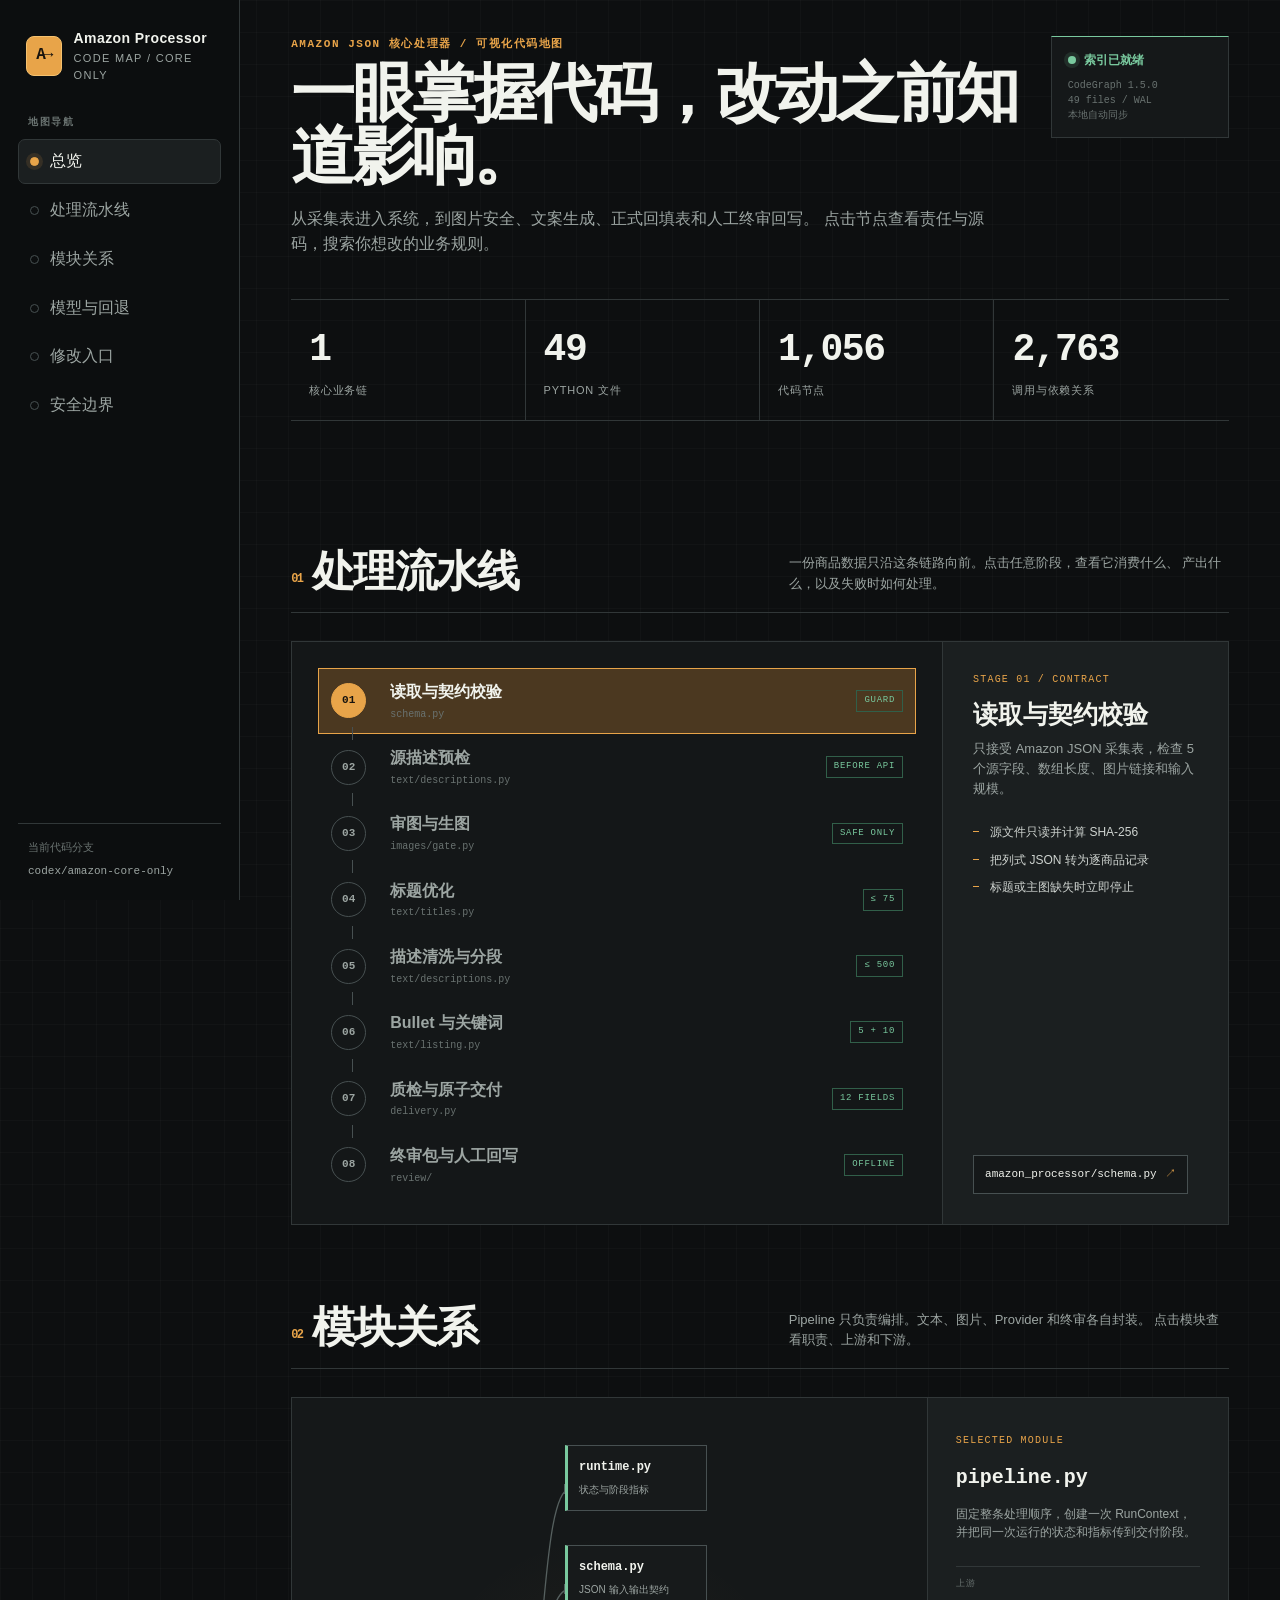
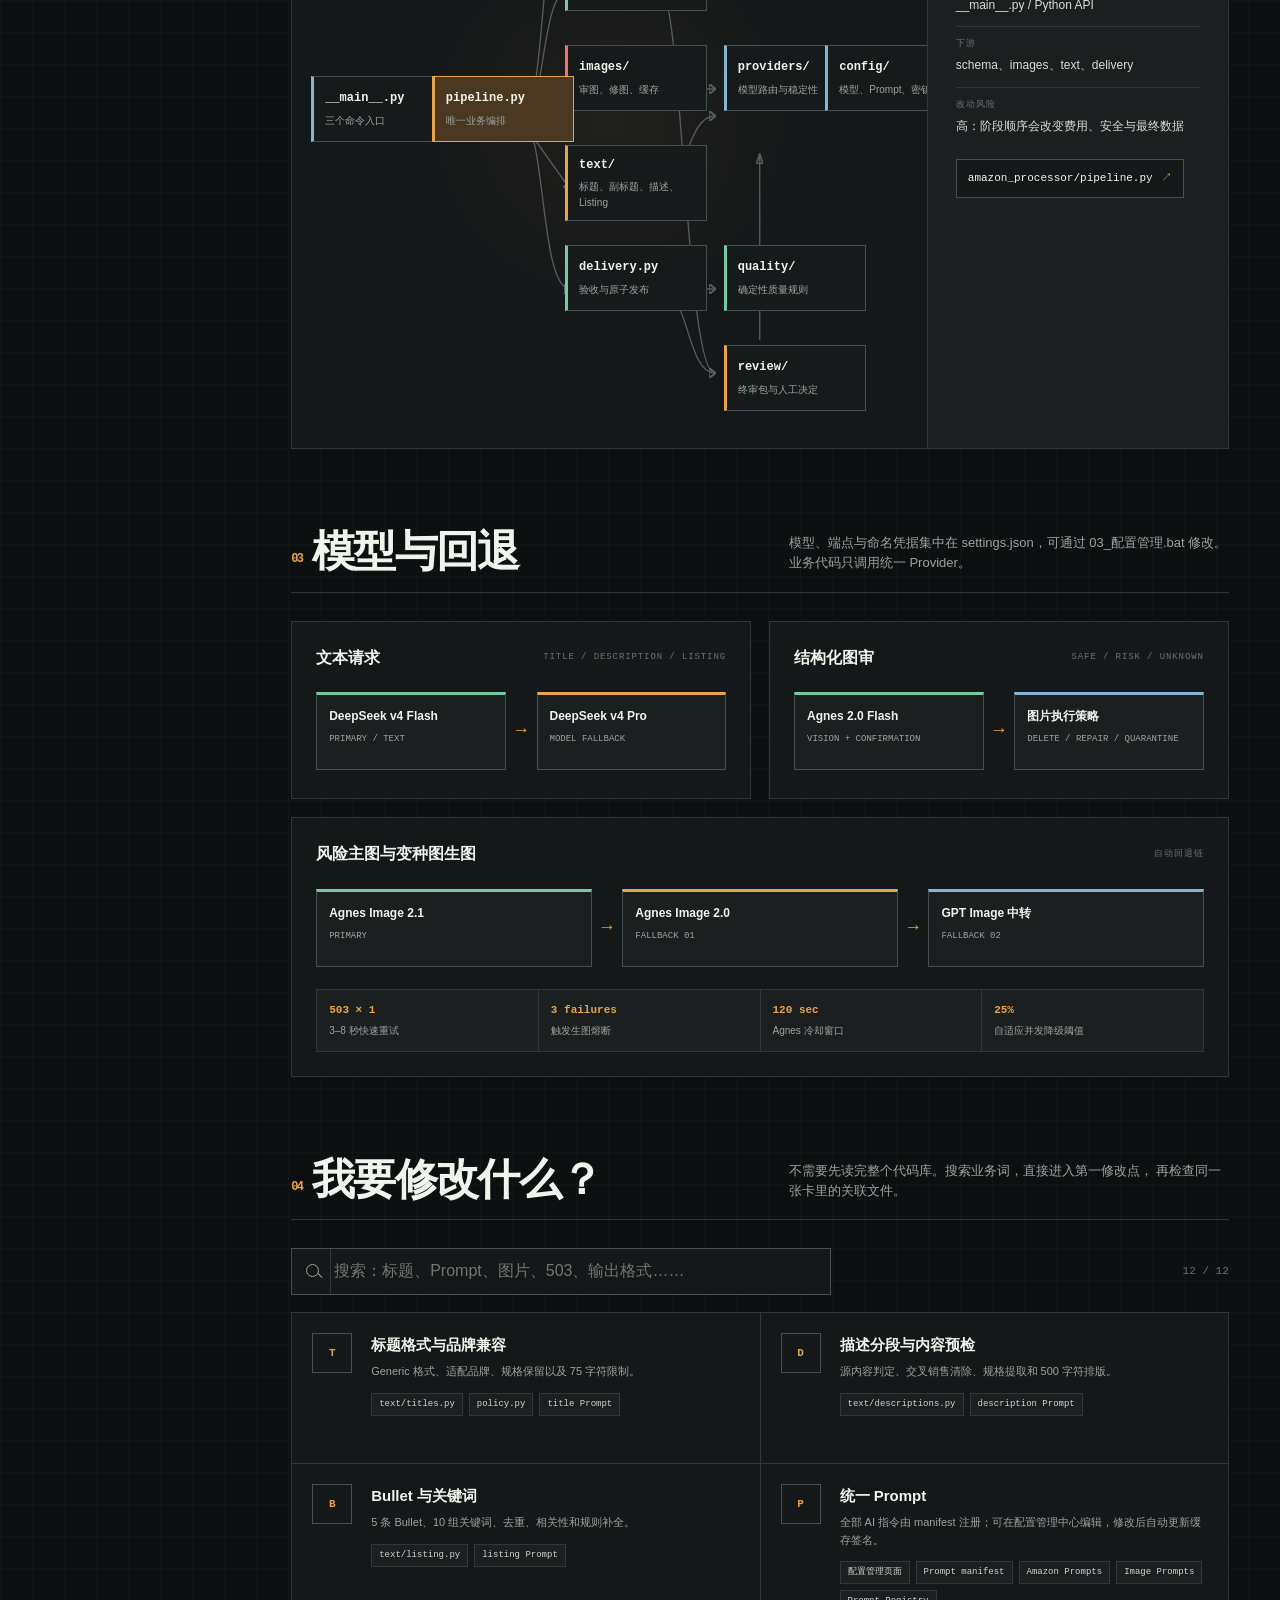
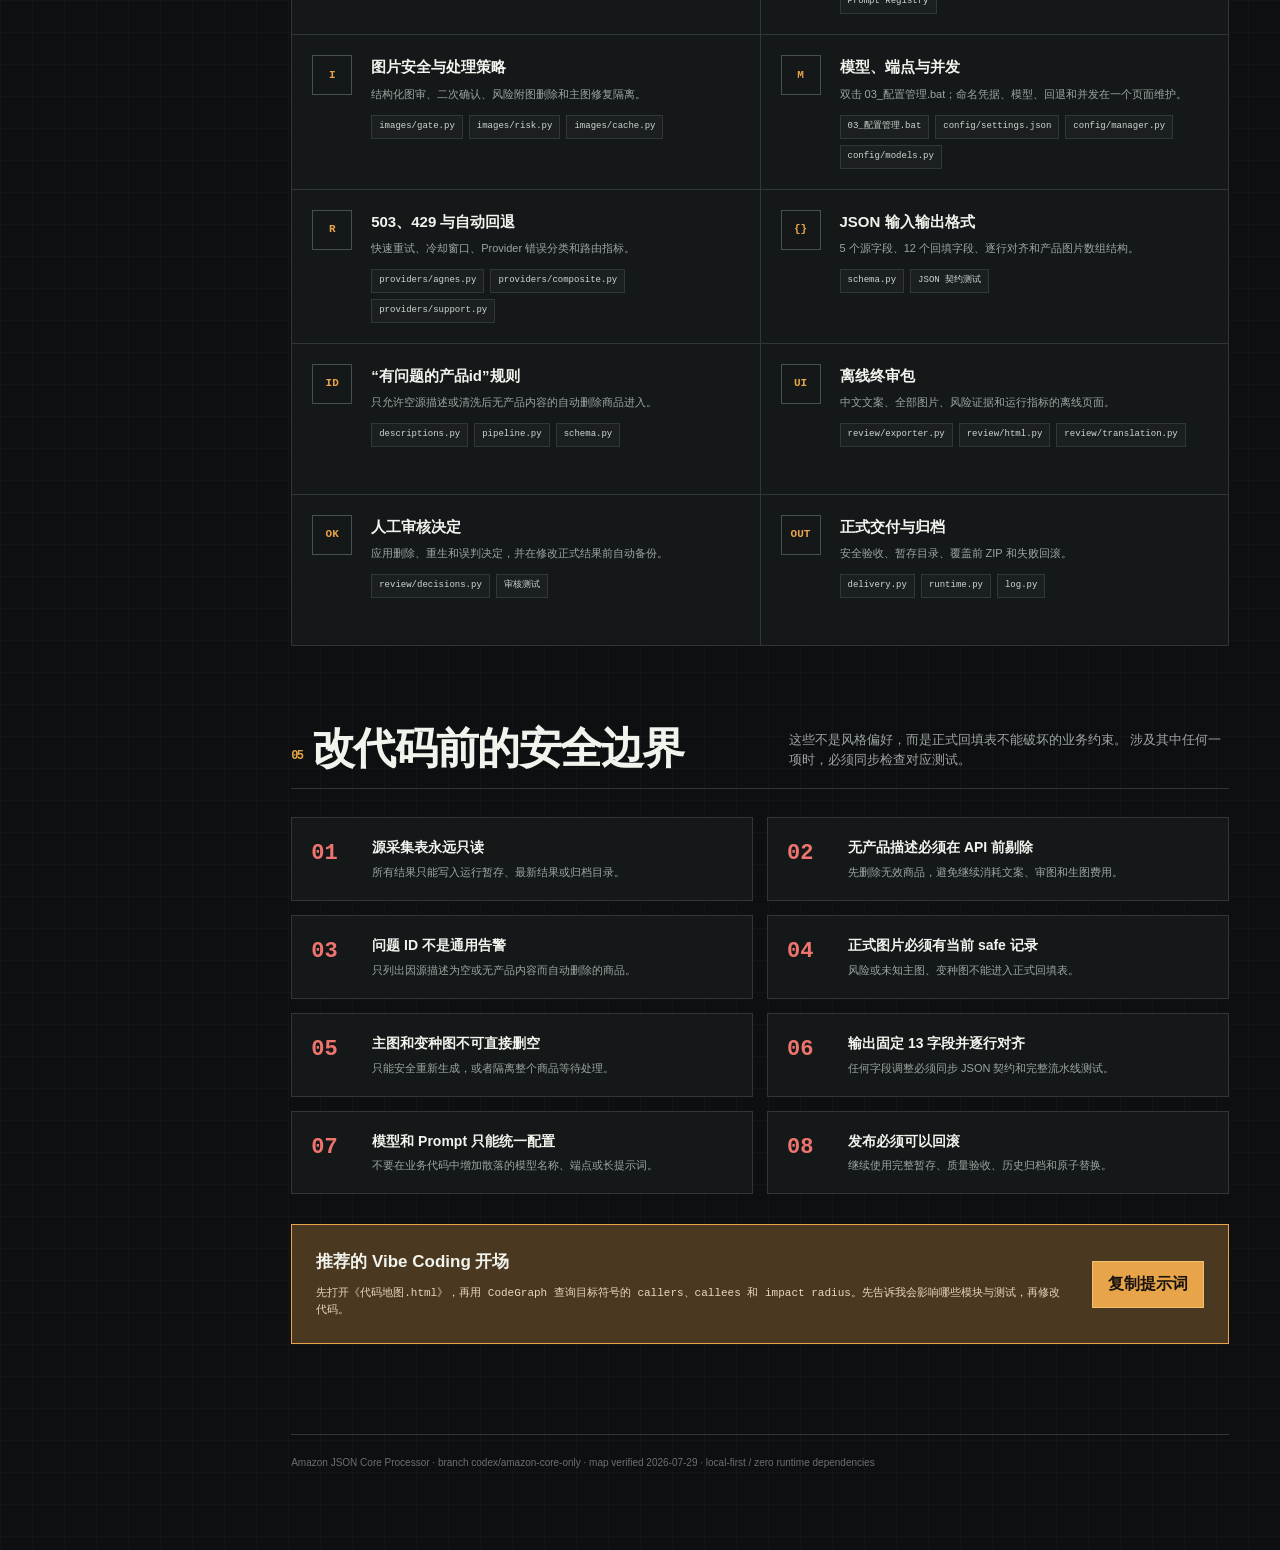
<file: 代码地图.html>
<!DOCTYPE html>
<html lang="zh-CN">
<head>
  <meta charset="utf-8">
  <meta name="viewport" content="width=device-width, initial-scale=1">
  <meta name="color-scheme" content="dark">
  <title>Amazon 核心处理器 · 代码地图</title>
  <style>
    :root {
      --bg: #0d0f10;
      --panel: #151819;
      --panel-2: #1b1f20;
      --panel-3: #232829;
      --line: #313738;
      --line-strong: #475051;
      --text: #f1f3ed;
      --muted: #9ca5a2;
      --dim: #697270;
      --accent: #e8a449;
      --accent-soft: #4b3820;
      --safe: #79c99e;
      --safe-soft: #183b2c;
      --danger: #ee746d;
      --danger-soft: #461f1e;
      --info: #84b5d4;
      --info-soft: #1c3341;
      --focus: #f8c978;
      --radius: 10px;
      --sidebar: 240px;
      --font: "Segoe UI", "Microsoft YaHei UI", "Microsoft YaHei", sans-serif;
      --mono: "Cascadia Code", "SFMono-Regular", Consolas, monospace;
    }

    * {
      box-sizing: border-box;
    }

    html {
      scroll-behavior: smooth;
      background: var(--bg);
    }

    body {
      margin: 0;
      min-width: 320px;
      color: var(--text);
      background:
        linear-gradient(rgba(255, 255, 255, .018) 1px, transparent 1px),
        linear-gradient(90deg, rgba(255, 255, 255, .018) 1px, transparent 1px),
        var(--bg);
      background-size: 32px 32px;
      font-family: var(--font);
      line-height: 1.55;
    }

    button,
    input {
      font: inherit;
    }

    button,
    a {
      -webkit-tap-highlight-color: transparent;
    }

    a {
      color: var(--info);
      text-underline-offset: 3px;
    }

    a:hover {
      color: #b7d8eb;
    }

    :focus-visible {
      outline: 3px solid var(--focus);
      outline-offset: 3px;
    }

    .skip-link {
      position: fixed;
      top: 12px;
      left: 12px;
      z-index: 100;
      transform: translateY(-160%);
      padding: 10px 14px;
      color: #15120d;
      background: var(--focus);
      border-radius: 6px;
      font-weight: 700;
    }

    .skip-link:focus {
      transform: translateY(0);
    }

    .shell {
      display: grid;
      grid-template-columns: var(--sidebar) minmax(0, 1fr);
      min-height: 100vh;
    }

    .sidebar {
      position: sticky;
      top: 0;
      height: 100vh;
      display: flex;
      flex-direction: column;
      padding: 28px 18px 20px;
      border-right: 1px solid var(--line);
      background: rgba(13, 15, 16, .96);
      backdrop-filter: blur(14px);
      z-index: 20;
    }

    .brand {
      display: flex;
      gap: 12px;
      align-items: center;
      margin: 0 8px 30px;
    }

    .brand-mark {
      display: grid;
      place-items: center;
      width: 40px;
      height: 40px;
      color: #17130e;
      background: var(--accent);
      border: 1px solid #f5c16f;
      border-radius: 8px;
      font-family: var(--mono);
      font-weight: 900;
      letter-spacing: -2px;
    }

    .brand strong {
      display: block;
      font-size: 14px;
      letter-spacing: .03em;
    }

    .brand span {
      display: block;
      color: var(--muted);
      font-size: 11px;
      letter-spacing: .12em;
      text-transform: uppercase;
    }

    .nav-label {
      margin: 0 10px 10px;
      color: var(--dim);
      font-size: 10px;
      font-weight: 800;
      letter-spacing: .16em;
      text-transform: uppercase;
    }

    .nav-list {
      display: grid;
      gap: 4px;
      margin: 0;
      padding: 0;
      list-style: none;
    }

    .nav-link {
      display: flex;
      align-items: center;
      gap: 11px;
      min-height: 42px;
      padding: 9px 11px;
      color: var(--muted);
      border: 1px solid transparent;
      border-radius: 7px;
      text-decoration: none;
      transition: color .16s ease, background .16s ease, border-color .16s ease;
    }

    .nav-link::before {
      content: "";
      width: 7px;
      height: 7px;
      border: 1px solid var(--line-strong);
      border-radius: 50%;
    }

    .nav-link:hover {
      color: var(--text);
      background: var(--panel);
    }

    .nav-link.active {
      color: var(--text);
      background: var(--panel-2);
      border-color: var(--line);
    }

    .nav-link.active::before {
      background: var(--accent);
      border-color: var(--accent);
      box-shadow: 0 0 0 4px rgba(232, 164, 73, .12);
    }

    .sidebar-footer {
      margin-top: auto;
      padding: 15px 10px 0;
      border-top: 1px solid var(--line);
      color: var(--dim);
      font-size: 11px;
    }

    .branch {
      display: block;
      margin-top: 7px;
      color: var(--muted);
      font-family: var(--mono);
      word-break: break-all;
    }

    main {
      min-width: 0;
      padding: 36px clamp(22px, 4vw, 64px) 80px;
    }

    .topbar {
      display: flex;
      justify-content: space-between;
      gap: 24px;
      align-items: flex-start;
      max-width: 1320px;
      margin: 0 auto 42px;
    }

    .eyebrow {
      margin: 0 0 9px;
      color: var(--accent);
      font-family: var(--mono);
      font-size: 11px;
      font-weight: 800;
      letter-spacing: .14em;
      text-transform: uppercase;
    }

    h1 {
      max-width: 780px;
      margin: 0;
      font-size: clamp(34px, 5vw, 68px);
      line-height: .98;
      letter-spacing: -.055em;
    }

    .lede {
      max-width: 720px;
      margin: 20px 0 0;
      color: var(--muted);
      font-size: 16px;
    }

    .index-state {
      flex: 0 0 178px;
      padding: 14px 16px;
      border: 1px solid var(--line);
      border-top-color: var(--safe);
      background: var(--panel);
    }

    .index-state strong {
      display: flex;
      align-items: center;
      gap: 8px;
      color: var(--safe);
      font-size: 12px;
    }

    .index-state strong::before {
      content: "";
      width: 8px;
      height: 8px;
      background: var(--safe);
      border-radius: 50%;
      box-shadow: 0 0 0 4px rgba(121, 201, 158, .12);
    }

    .index-state span {
      display: block;
      margin-top: 8px;
      color: var(--dim);
      font-family: var(--mono);
      font-size: 10px;
      line-height: 1.5;
    }

    .stats {
      display: grid;
      grid-template-columns: repeat(4, 1fr);
      max-width: 1320px;
      margin: 0 auto 60px;
      border-top: 1px solid var(--line);
      border-bottom: 1px solid var(--line);
    }

    .stat {
      padding: 21px 18px;
      border-right: 1px solid var(--line);
    }

    .stat:last-child {
      border-right: 0;
    }

    .stat-value {
      display: block;
      font-family: var(--mono);
      font-size: clamp(24px, 3vw, 38px);
      font-weight: 800;
      letter-spacing: -.04em;
    }

    .stat-label {
      display: block;
      margin-top: 2px;
      color: var(--muted);
      font-size: 11px;
      letter-spacing: .07em;
      text-transform: uppercase;
    }

    .section {
      max-width: 1320px;
      margin: 0 auto;
      padding: 68px 0 12px;
      scroll-margin-top: 20px;
    }

    .section-head {
      display: grid;
      grid-template-columns: minmax(0, 1fr) minmax(240px, 440px);
      gap: 32px;
      align-items: end;
      margin-bottom: 28px;
      padding-bottom: 18px;
      border-bottom: 1px solid var(--line);
    }

    .section-index {
      display: inline-block;
      margin-right: 10px;
      color: var(--accent);
      font-family: var(--mono);
      font-size: 12px;
      vertical-align: .35em;
    }

    h2 {
      margin: 0;
      font-size: clamp(27px, 4vw, 43px);
      line-height: 1.04;
      letter-spacing: -.04em;
    }

    .section-head p {
      margin: 0;
      color: var(--muted);
      font-size: 13px;
    }

    .panel {
      border: 1px solid var(--line);
      background: rgba(21, 24, 25, .95);
    }

    .pipeline-layout {
      display: grid;
      grid-template-columns: minmax(0, 1.6fr) minmax(280px, .7fr);
      min-height: 490px;
    }

    .pipeline-track {
      display: flex;
      flex-direction: column;
      justify-content: center;
      padding: 26px;
      border-right: 1px solid var(--line);
    }

    .stage {
      position: relative;
      display: grid;
      grid-template-columns: 44px minmax(0, 1fr) auto;
      gap: 15px;
      align-items: center;
      width: 100%;
      min-height: 62px;
      padding: 11px 12px;
      color: var(--muted);
      text-align: left;
      border: 1px solid transparent;
      background: transparent;
      cursor: pointer;
    }

    .stage:not(:last-child)::after {
      content: "";
      position: absolute;
      bottom: -7px;
      left: 33px;
      width: 1px;
      height: 13px;
      background: var(--line-strong);
    }

    .stage:hover {
      color: var(--text);
      background: var(--panel-2);
    }

    .stage.active {
      color: var(--text);
      border-color: var(--accent);
      background: var(--accent-soft);
    }

    .stage-num {
      display: grid;
      place-items: center;
      width: 35px;
      height: 35px;
      border: 1px solid var(--line-strong);
      border-radius: 50%;
      font-family: var(--mono);
      font-size: 11px;
      font-weight: 800;
    }

    .stage.active .stage-num {
      color: #17130e;
      border-color: var(--accent);
      background: var(--accent);
    }

    .stage-name {
      display: block;
      font-weight: 700;
    }

    .stage-file {
      display: block;
      margin-top: 2px;
      color: var(--dim);
      font-family: var(--mono);
      font-size: 10px;
    }

    .stage-state {
      padding: 3px 7px;
      color: var(--safe);
      border: 1px solid #315f49;
      font-family: var(--mono);
      font-size: 9px;
      letter-spacing: .08em;
      text-transform: uppercase;
    }

    .detail-pane {
      display: flex;
      flex-direction: column;
      padding: 30px;
      background: var(--panel-2);
    }

    .detail-kicker {
      color: var(--accent);
      font-family: var(--mono);
      font-size: 10px;
      letter-spacing: .12em;
      text-transform: uppercase;
    }

    .detail-pane h3 {
      margin: 14px 0 10px;
      font-size: 25px;
      line-height: 1.1;
    }

    .detail-pane p {
      margin: 0;
      color: var(--muted);
      font-size: 13px;
    }

    .detail-list {
      display: grid;
      gap: 9px;
      margin: 24px 0;
      padding: 0;
      list-style: none;
    }

    .detail-list li {
      position: relative;
      padding-left: 17px;
      color: #cfd4d0;
      font-size: 12px;
    }

    .detail-list li::before {
      content: "";
      position: absolute;
      top: .65em;
      left: 0;
      width: 6px;
      height: 1px;
      background: var(--accent);
    }

    .source-link {
      display: inline-flex;
      align-items: center;
      gap: 8px;
      width: fit-content;
      min-height: 39px;
      margin-top: auto;
      padding: 8px 11px;
      color: var(--text);
      border: 1px solid var(--line-strong);
      background: var(--panel);
      font-family: var(--mono);
      font-size: 11px;
      text-decoration: none;
    }

    .source-link:hover {
      color: var(--text);
      border-color: var(--accent);
    }

    .source-link::after {
      content: "↗";
      color: var(--accent);
    }

    .graph-shell {
      display: grid;
      grid-template-columns: minmax(0, 1fr) 300px;
      min-height: 650px;
    }

    .graph-stage {
      position: relative;
      min-height: 650px;
      overflow: hidden;
      border-right: 1px solid var(--line);
      background:
        radial-gradient(circle at 50% 50%, rgba(232, 164, 73, .055), transparent 42%),
        var(--panel);
    }

    .graph-lines {
      position: absolute;
      inset: 0;
      width: 100%;
      height: 100%;
      pointer-events: none;
    }

    .graph-lines path {
      fill: none;
      stroke: #56605f;
      stroke-width: 1.3;
      vector-effect: non-scaling-stroke;
    }

    .module-node {
      position: absolute;
      left: var(--x);
      top: var(--y);
      width: 142px;
      min-height: 66px;
      padding: 10px 11px;
      color: var(--text);
      border: 1px solid var(--line-strong);
      border-left: 3px solid var(--node-color, var(--info));
      background: #171a1b;
      text-align: left;
      cursor: pointer;
      transition: transform .16s ease, border-color .16s ease, background .16s ease;
    }

    .module-node:hover {
      z-index: 2;
      transform: translateY(-3px);
      border-color: var(--node-color, var(--info));
      background: var(--panel-3);
    }

    .module-node.active {
      z-index: 3;
      border-color: var(--accent);
      border-left-color: var(--accent);
      background: var(--accent-soft);
    }

    .module-node strong {
      display: block;
      font-family: var(--mono);
      font-size: 12px;
    }

    .module-node span {
      display: block;
      margin-top: 5px;
      color: var(--muted);
      font-size: 10px;
    }

    .module-details {
      padding: 28px;
      background: var(--panel-2);
    }

    .module-details h3 {
      margin: 11px 0 8px;
      font-family: var(--mono);
      font-size: 20px;
    }

    .module-details p {
      color: var(--muted);
      font-size: 12px;
    }

    .module-meta {
      display: grid;
      gap: 12px;
      margin: 24px 0;
    }

    .module-meta div {
      padding-top: 10px;
      border-top: 1px solid var(--line);
    }

    .module-meta dt {
      color: var(--dim);
      font-size: 9px;
      letter-spacing: .12em;
      text-transform: uppercase;
    }

    .module-meta dd {
      margin: 5px 0 0;
      color: #d9ddd9;
      font-size: 12px;
    }

    .route-grid {
      display: grid;
      grid-template-columns: 1fr 1fr;
      gap: 18px;
    }

    .route {
      min-width: 0;
      padding: 24px;
      border: 1px solid var(--line);
      background: var(--panel);
    }

    .route-wide {
      grid-column: 1 / -1;
    }

    .route-label {
      display: flex;
      justify-content: space-between;
      gap: 12px;
      align-items: center;
      margin-bottom: 22px;
    }

    .route-label h3 {
      margin: 0;
      font-size: 16px;
    }

    .route-label span {
      color: var(--dim);
      font-family: var(--mono);
      font-size: 9px;
      letter-spacing: .1em;
      text-transform: uppercase;
    }

    .route-flow {
      display: flex;
      gap: 10px;
      align-items: stretch;
      overflow-x: auto;
      padding-bottom: 4px;
    }

    .route-node {
      flex: 1 0 150px;
      min-height: 78px;
      padding: 12px;
      border: 1px solid var(--line-strong);
      background: var(--panel-2);
    }

    .route-node.primary {
      border-top: 3px solid var(--safe);
    }

    .route-node.fallback {
      border-top: 3px solid var(--accent);
    }

    .route-node.terminal {
      border-top: 3px solid var(--info);
    }

    .route-node strong {
      display: block;
      font-size: 12px;
    }

    .route-node small {
      display: block;
      margin-top: 7px;
      color: var(--muted);
      font-family: var(--mono);
      font-size: 9px;
    }

    .route-arrow {
      display: grid;
      place-items: center;
      color: var(--accent);
      font-family: var(--mono);
      font-size: 18px;
    }

    .guard-strip {
      display: grid;
      grid-template-columns: repeat(4, 1fr);
      gap: 1px;
      margin-top: 18px;
      background: var(--line);
      border: 1px solid var(--line);
    }

    .guard-strip div {
      padding: 12px;
      background: var(--panel-2);
    }

    .guard-strip strong {
      display: block;
      color: var(--accent);
      font-family: var(--mono);
      font-size: 11px;
    }

    .guard-strip span {
      display: block;
      margin-top: 4px;
      color: var(--muted);
      font-size: 10px;
    }

    .locator-toolbar {
      display: flex;
      gap: 12px;
      align-items: center;
      margin-bottom: 17px;
    }

    .search {
      width: min(100%, 540px);
      min-height: 46px;
      padding: 10px 14px 10px 42px;
      color: var(--text);
      border: 1px solid var(--line-strong);
      border-radius: 0;
      background:
        linear-gradient(90deg, transparent 0 38px, var(--line) 38px 39px, transparent 39px),
        var(--panel);
      outline: none;
    }

    .search:focus {
      border-color: var(--accent);
    }

    .search-wrap {
      position: relative;
      flex: 1;
    }

    .search-wrap::before {
      content: "";
      position: absolute;
      top: 16px;
      left: 15px;
      width: 11px;
      height: 11px;
      border: 1px solid var(--muted);
      border-radius: 50%;
      pointer-events: none;
    }

    .search-wrap::after {
      content: "";
      position: absolute;
      top: 27px;
      left: 26px;
      width: 6px;
      height: 1px;
      background: var(--muted);
      transform: rotate(45deg);
      pointer-events: none;
    }

    .result-count {
      color: var(--dim);
      font-family: var(--mono);
      font-size: 11px;
      white-space: nowrap;
    }

    .change-grid {
      display: grid;
      grid-template-columns: repeat(2, minmax(0, 1fr));
      gap: 1px;
      border: 1px solid var(--line);
      background: var(--line);
    }

    .change-card {
      display: grid;
      grid-template-columns: 44px minmax(0, 1fr);
      gap: 15px;
      min-height: 150px;
      padding: 20px;
      background: var(--panel);
    }

    .change-card[hidden] {
      display: none;
    }

    .change-icon {
      display: grid;
      place-items: center;
      width: 40px;
      height: 40px;
      color: var(--accent);
      border: 1px solid var(--line-strong);
      font-family: var(--mono);
      font-size: 11px;
      font-weight: 800;
    }

    .change-card h3 {
      margin: 0 0 7px;
      font-size: 15px;
    }

    .change-card p {
      margin: 0 0 12px;
      color: var(--muted);
      font-size: 11px;
    }

    .file-links {
      display: flex;
      flex-wrap: wrap;
      gap: 6px;
    }

    .file-links a {
      padding: 4px 7px;
      color: #ced6d1;
      border: 1px solid var(--line);
      background: var(--panel-2);
      font-family: var(--mono);
      font-size: 9px;
      text-decoration: none;
    }

    .file-links a:hover {
      border-color: var(--accent);
    }

    .empty-results {
      display: none;
      padding: 32px;
      color: var(--muted);
      border: 1px solid var(--line);
      text-align: center;
    }

    .guardrails {
      display: grid;
      grid-template-columns: repeat(2, minmax(0, 1fr));
      gap: 14px;
    }

    .guardrail {
      display: grid;
      grid-template-columns: 46px minmax(0, 1fr);
      gap: 15px;
      padding: 19px;
      border: 1px solid var(--line);
      background: var(--panel);
    }

    .guardrail-num {
      color: var(--danger);
      font-family: var(--mono);
      font-size: 22px;
      font-weight: 800;
    }

    .guardrail h3 {
      margin: 0 0 5px;
      font-size: 14px;
    }

    .guardrail p {
      margin: 0;
      color: var(--muted);
      font-size: 11px;
    }

    .vibe-box {
      display: grid;
      grid-template-columns: minmax(0, 1fr) auto;
      gap: 24px;
      align-items: center;
      margin-top: 30px;
      padding: 24px;
      border: 1px solid var(--accent);
      background: var(--accent-soft);
    }

    .vibe-box h3 {
      margin: 0 0 9px;
      font-size: 17px;
    }

    .vibe-prompt {
      margin: 0;
      color: #e7d7bd;
      font-family: var(--mono);
      font-size: 11px;
      white-space: pre-wrap;
    }

    .copy-button {
      min-height: 44px;
      padding: 10px 15px;
      color: #17130e;
      border: 1px solid #f4c06f;
      background: var(--accent);
      font-weight: 800;
      cursor: pointer;
    }

    .copy-button:hover {
      background: #f0b45d;
    }

    footer {
      max-width: 1320px;
      margin: 78px auto 0;
      padding-top: 20px;
      color: var(--dim);
      border-top: 1px solid var(--line);
      font-size: 10px;
    }

    @media (max-width: 1100px) {
      :root {
        --sidebar: 206px;
      }

      .pipeline-layout,
      .graph-shell {
        grid-template-columns: 1fr;
      }

      .pipeline-track,
      .graph-stage {
        border-right: 0;
        border-bottom: 1px solid var(--line);
      }

      .graph-stage {
        min-height: 620px;
      }

      .graph-shell {
        min-height: auto;
      }

      .graph-stage + .module-details {
        min-height: 240px;
      }
    }

    @media (max-width: 800px) {
      .shell {
        display: block;
      }

      .sidebar {
        position: sticky;
        top: 0;
        width: 100%;
        height: auto;
        padding: 10px 14px;
        border-right: 0;
        border-bottom: 1px solid var(--line);
      }

      .brand {
        margin: 0 0 9px;
      }

      .brand-mark {
        width: 33px;
        height: 33px;
      }

      .brand span,
      .nav-label,
      .sidebar-footer {
        display: none;
      }

      .nav-list {
        display: flex;
        gap: 7px;
        overflow-x: auto;
        padding-bottom: 2px;
      }

      .nav-link {
        min-height: 35px;
        padding: 6px 9px;
        white-space: nowrap;
        font-size: 11px;
      }

      .nav-link::before {
        display: none;
      }

      main {
        padding: 28px 18px 60px;
      }

      .topbar,
      .section-head {
        grid-template-columns: 1fr;
      }

      .topbar {
        display: grid;
      }

      .index-state {
        width: 100%;
      }

      .stats {
        grid-template-columns: repeat(2, 1fr);
      }

      .stat:nth-child(2) {
        border-right: 0;
      }

      .stat:nth-child(-n+2) {
        border-bottom: 1px solid var(--line);
      }

      .section {
        padding-top: 54px;
        scroll-margin-top: 96px;
      }

      .section-head {
        display: grid;
        gap: 12px;
      }

      .route-grid,
      .change-grid,
      .guardrails {
        grid-template-columns: 1fr;
      }

      .route-wide {
        grid-column: auto;
      }

      .guard-strip {
        grid-template-columns: repeat(2, 1fr);
      }

      .graph-stage {
        display: grid;
        grid-template-columns: repeat(2, minmax(0, 1fr));
        gap: 8px;
        min-height: 0;
        padding: 18px;
      }

      .graph-lines {
        display: none;
      }

      .module-node {
        position: static;
        width: auto;
        min-height: 74px;
      }

      .vibe-box {
        grid-template-columns: 1fr;
      }
    }

    @media (max-width: 480px) {
      h1 {
        font-size: 38px;
      }

      .stats {
        grid-template-columns: 1fr 1fr;
      }

      .stat {
        padding: 16px 12px;
      }

      .pipeline-track {
        padding: 13px;
      }

      .stage {
        grid-template-columns: 39px minmax(0, 1fr);
      }

      .stage-state {
        display: none;
      }

      .detail-pane {
        padding: 22px;
      }

      .graph-stage {
        grid-template-columns: 1fr;
      }

      .change-card {
        grid-template-columns: 1fr;
      }

      .guardrails {
        grid-template-columns: 1fr;
      }

      .guard-strip {
        grid-template-columns: 1fr;
      }

      .locator-toolbar {
        align-items: flex-start;
        flex-direction: column;
      }
    }

    @media (prefers-reduced-motion: reduce) {
      html {
        scroll-behavior: auto;
      }

      *,
      *::before,
      *::after {
        transition-duration: .01ms !important;
        animation-duration: .01ms !important;
        animation-iteration-count: 1 !important;
      }
    }
  </style>
</head>
<body>
  <a class="skip-link" href="#main">跳到主要内容</a>
  <div class="shell">
    <aside class="sidebar" aria-label="代码地图导航">
      <div class="brand">
        <div class="brand-mark" aria-hidden="true">A→</div>
        <div>
          <strong>Amazon Processor</strong>
          <span>Code Map / Core Only</span>
        </div>
      </div>
      <p class="nav-label">地图导航</p>
      <nav>
        <ul class="nav-list">
          <li><a class="nav-link active" href="#overview">总览</a></li>
          <li><a class="nav-link" href="#pipeline">处理流水线</a></li>
          <li><a class="nav-link" href="#architecture">模块关系</a></li>
          <li><a class="nav-link" href="#providers">模型与回退</a></li>
          <li><a class="nav-link" href="#locator">修改入口</a></li>
          <li><a class="nav-link" href="#guardrails">安全边界</a></li>
        </ul>
      </nav>
      <div class="sidebar-footer">
        当前代码分支
        <span class="branch">codex/amazon-core-only</span>
      </div>
    </aside>

    <main id="main">
      <section class="topbar" id="overview" aria-labelledby="page-title">
        <div>
          <p class="eyebrow">Amazon JSON 核心处理器 / 可视化代码地图</p>
          <h1 id="page-title">一眼掌握代码，改动之前知道影响。</h1>
          <p class="lede">
            从采集表进入系统，到图片安全、文案生成、正式回填表和人工终审回写。
            点击节点查看责任与源码，搜索你想改的业务规则。
          </p>
        </div>
        <div class="index-state">
          <strong>索引已就绪</strong>
          <span>CodeGraph 1.5.0<br>49 files / WAL<br>本地自动同步</span>
        </div>
      </section>

      <section class="stats" aria-label="项目统计">
        <div class="stat">
          <span class="stat-value">1</span>
          <span class="stat-label">核心业务链</span>
        </div>
        <div class="stat">
          <span class="stat-value">49</span>
          <span class="stat-label">Python 文件</span>
        </div>
        <div class="stat">
          <span class="stat-value">1,056</span>
          <span class="stat-label">代码节点</span>
        </div>
        <div class="stat">
          <span class="stat-value">2,763</span>
          <span class="stat-label">调用与依赖关系</span>
        </div>
      </section>

      <section class="section" id="pipeline" aria-labelledby="pipeline-title">
        <div class="section-head">
          <div>
            <h2 id="pipeline-title"><span class="section-index">01</span>处理流水线</h2>
          </div>
          <p>
            一份商品数据只沿这条链路向前。点击任意阶段，查看它消费什么、
            产出什么，以及失败时如何处理。
          </p>
        </div>

        <div class="panel pipeline-layout">
          <div class="pipeline-track" role="group" aria-label="处理阶段">
            <button class="stage active" type="button" data-stage="input">
              <span class="stage-num">01</span>
              <span>
                <span class="stage-name">读取与契约校验</span>
                <span class="stage-file">schema.py</span>
              </span>
              <span class="stage-state">guard</span>
            </button>
            <button class="stage" type="button" data-stage="description-gate">
              <span class="stage-num">02</span>
              <span>
                <span class="stage-name">源描述预检</span>
                <span class="stage-file">text/descriptions.py</span>
              </span>
              <span class="stage-state">before api</span>
            </button>
            <button class="stage" type="button" data-stage="images">
              <span class="stage-num">03</span>
              <span>
                <span class="stage-name">审图与生图</span>
                <span class="stage-file">images/gate.py</span>
              </span>
              <span class="stage-state">safe only</span>
            </button>
            <button class="stage" type="button" data-stage="titles">
              <span class="stage-num">04</span>
              <span>
                <span class="stage-name">标题优化</span>
                <span class="stage-file">text/titles.py</span>
              </span>
              <span class="stage-state">≤ 75</span>
            </button>
            <button class="stage" type="button" data-stage="descriptions">
              <span class="stage-num">05</span>
              <span>
                <span class="stage-name">描述清洗与分段</span>
                <span class="stage-file">text/descriptions.py</span>
              </span>
              <span class="stage-state">≤ 500</span>
            </button>
            <button class="stage" type="button" data-stage="listing">
              <span class="stage-num">06</span>
              <span>
                <span class="stage-name">Bullet 与关键词</span>
                <span class="stage-file">text/listing.py</span>
              </span>
              <span class="stage-state">5 + 10</span>
            </button>
            <button class="stage" type="button" data-stage="delivery">
              <span class="stage-num">07</span>
              <span>
                <span class="stage-name">质检与原子交付</span>
                <span class="stage-file">delivery.py</span>
              </span>
              <span class="stage-state">12 fields</span>
            </button>
            <button class="stage" type="button" data-stage="review">
              <span class="stage-num">08</span>
              <span>
                <span class="stage-name">终审包与人工回写</span>
                <span class="stage-file">review/</span>
              </span>
              <span class="stage-state">offline</span>
            </button>
          </div>

          <aside class="detail-pane" aria-live="polite" aria-labelledby="stage-title">
            <span class="detail-kicker" id="stage-kicker">Stage 01 / Contract</span>
            <h3 id="stage-title">读取与契约校验</h3>
            <p id="stage-description">
              只接受 Amazon JSON 采集表，检查 5 个源字段、数组长度、图片链接和输入规模。
            </p>
            <ul class="detail-list" id="stage-list">
              <li>源文件只读并计算 SHA-256</li>
              <li>把列式 JSON 转为逐商品记录</li>
              <li>标题或主图缺失时立即停止</li>
            </ul>
            <a class="source-link" id="stage-source" href="amazon_processor/schema.py">
              amazon_processor/schema.py
            </a>
          </aside>
        </div>
      </section>

      <section class="section" id="architecture" aria-labelledby="architecture-title">
        <div class="section-head">
          <div>
            <h2 id="architecture-title"><span class="section-index">02</span>模块关系</h2>
          </div>
          <p>
            Pipeline 只负责编排。文本、图片、Provider 和终审各自封装。
            点击模块查看职责、上游和下游。
          </p>
        </div>

        <div class="panel graph-shell">
          <div class="graph-stage" role="group" aria-label="模块依赖关系图">
            <svg class="graph-lines" viewBox="0 0 1000 650" preserveAspectRatio="none" aria-hidden="true">
              <defs>
                <marker id="arrow" markerWidth="7" markerHeight="7" refX="6" refY="3.5" orient="auto">
                  <path d="M0,0 L7,3.5 L0,7 Z" fill="#687271"></path>
                </marker>
              </defs>
              <path d="M168 323 L220 323" marker-end="url(#arrow)"></path>
              <path d="M362 323 C400 323 390 91 438 91" marker-end="url(#arrow)"></path>
              <path d="M362 323 C400 323 390 191 438 191" marker-end="url(#arrow)"></path>
              <path d="M362 323 L438 291" marker-end="url(#arrow)"></path>
              <path d="M362 323 L438 391" marker-end="url(#arrow)"></path>
              <path d="M362 323 C400 323 390 491 438 491" marker-end="url(#arrow)"></path>
              <path d="M580 291 L666 291" marker-end="url(#arrow)"></path>
              <path d="M580 391 C620 391 622 318 666 318" marker-end="url(#arrow)"></path>
              <path d="M808 291 L838 291" marker-end="url(#arrow)"></path>
              <path d="M580 491 L666 491" marker-end="url(#arrow)"></path>
              <path d="M580 491 C625 491 622 575 666 575" marker-end="url(#arrow)"></path>
              <path d="M737 542 C737 440 737 389 737 357" marker-end="url(#arrow)"></path>
              <path d="M666 575 C620 575 615 191 580 191" marker-end="url(#arrow)"></path>
            </svg>

            <button class="module-node" type="button" data-module="entry"
                    style="--x: 3%; --y: 278px; --node-color: var(--info)">
              <strong>__main__.py</strong>
              <span>三个命令入口</span>
            </button>
            <button class="module-node active" type="button" data-module="pipeline"
                    style="--x: 22%; --y: 278px; --node-color: var(--accent)">
              <strong>pipeline.py</strong>
              <span>唯一业务编排</span>
            </button>
            <button class="module-node" type="button" data-module="runtime"
                    style="--x: 43%; --y: 47px; --node-color: var(--safe)">
              <strong>runtime.py</strong>
              <span>状态与阶段指标</span>
            </button>
            <button class="module-node" type="button" data-module="schema"
                    style="--x: 43%; --y: 147px; --node-color: var(--safe)">
              <strong>schema.py</strong>
              <span>JSON 输入输出契约</span>
            </button>
            <button class="module-node" type="button" data-module="images"
                    style="--x: 43%; --y: 247px; --node-color: var(--danger)">
              <strong>images/</strong>
              <span>审图、修图、缓存</span>
            </button>
            <button class="module-node" type="button" data-module="text"
                    style="--x: 43%; --y: 347px; --node-color: var(--accent)">
              <strong>text/</strong>
              <span>标题、副标题、描述、Listing</span>
            </button>
            <button class="module-node" type="button" data-module="delivery"
                    style="--x: 43%; --y: 447px; --node-color: var(--safe)">
              <strong>delivery.py</strong>
              <span>验收与原子发布</span>
            </button>
            <button class="module-node" type="button" data-module="providers"
                    style="--x: 68%; --y: 247px; --node-color: var(--info)">
              <strong>providers/</strong>
              <span>模型路由与稳定性</span>
            </button>
            <button class="module-node" type="button" data-module="config"
                    style="--x: 84%; --y: 247px; --node-color: var(--info)">
              <strong>config/</strong>
              <span>模型、Prompt、密钥</span>
            </button>
            <button class="module-node" type="button" data-module="quality"
                    style="--x: 68%; --y: 447px; --node-color: var(--safe)">
              <strong>quality/</strong>
              <span>确定性质量规则</span>
            </button>
            <button class="module-node" type="button" data-module="review"
                    style="--x: 68%; --y: 547px; --node-color: var(--accent)">
              <strong>review/</strong>
              <span>终审包与人工决定</span>
            </button>
          </div>

          <aside class="module-details" aria-live="polite" aria-labelledby="module-title">
            <span class="detail-kicker">Selected module</span>
            <h3 id="module-title">pipeline.py</h3>
            <p id="module-description">
              固定整条处理顺序，创建一次 RunContext，并把同一次运行的状态和指标传到交付阶段。
            </p>
            <dl class="module-meta">
              <div>
                <dt>上游</dt>
                <dd id="module-upstream">__main__.py / Python API</dd>
              </div>
              <div>
                <dt>下游</dt>
                <dd id="module-downstream">schema、images、text、delivery</dd>
              </div>
              <div>
                <dt>改动风险</dt>
                <dd id="module-risk">高：阶段顺序会改变费用、安全与最终数据</dd>
              </div>
            </dl>
            <a class="source-link" id="module-source" href="amazon_processor/pipeline.py">
              amazon_processor/pipeline.py
            </a>
          </aside>
        </div>
      </section>

      <section class="section" id="providers" aria-labelledby="providers-title">
        <div class="section-head">
          <div>
            <h2 id="providers-title"><span class="section-index">03</span>模型与回退</h2>
          </div>
          <p>
            模型、端点与命名凭据集中在 settings.json，可通过
            03_配置管理.bat 修改。业务代码只调用统一 Provider。
          </p>
        </div>

        <div class="route-grid">
          <article class="route">
            <div class="route-label">
              <h3>文本请求</h3>
              <span>title / description / listing</span>
            </div>
            <div class="route-flow">
              <div class="route-node primary">
                <strong>DeepSeek v4 Flash</strong>
                <small>PRIMARY / TEXT</small>
              </div>
              <span class="route-arrow" aria-hidden="true">→</span>
              <div class="route-node fallback">
                <strong>DeepSeek v4 Pro</strong>
                <small>MODEL FALLBACK</small>
              </div>
            </div>
          </article>

          <article class="route">
            <div class="route-label">
              <h3>结构化图审</h3>
              <span>safe / risk / unknown</span>
            </div>
            <div class="route-flow">
              <div class="route-node primary">
                <strong>Agnes 2.0 Flash</strong>
                <small>VISION + CONFIRMATION</small>
              </div>
              <span class="route-arrow" aria-hidden="true">→</span>
              <div class="route-node terminal">
                <strong>图片执行策略</strong>
                <small>DELETE / REPAIR / QUARANTINE</small>
              </div>
            </div>
          </article>

          <article class="route route-wide">
            <div class="route-label">
              <h3>风险主图与变种图生图</h3>
              <span>自动回退链</span>
            </div>
            <div class="route-flow">
              <div class="route-node primary">
                <strong>Agnes Image 2.1</strong>
                <small>PRIMARY</small>
              </div>
              <span class="route-arrow" aria-hidden="true">→</span>
              <div class="route-node fallback">
                <strong>Agnes Image 2.0</strong>
                <small>FALLBACK 01</small>
              </div>
              <span class="route-arrow" aria-hidden="true">→</span>
              <div class="route-node terminal">
                <strong>GPT Image 中转</strong>
                <small>FALLBACK 02</small>
              </div>
            </div>
            <div class="guard-strip" role="group" aria-label="稳定性机制">
              <div><strong>503 × 1</strong><span>3–8 秒快速重试</span></div>
              <div><strong>3 failures</strong><span>触发生图熔断</span></div>
              <div><strong>120 sec</strong><span>Agnes 冷却窗口</span></div>
              <div><strong>25%</strong><span>自适应并发降级阈值</span></div>
            </div>
          </article>
        </div>
      </section>

      <section class="section" id="locator" aria-labelledby="locator-title">
        <div class="section-head">
          <div>
            <h2 id="locator-title"><span class="section-index">04</span>我要修改什么？</h2>
          </div>
          <p>
            不需要先读完整个代码库。搜索业务词，直接进入第一修改点，
            再检查同一张卡里的关联文件。
          </p>
        </div>

        <div class="locator-toolbar">
          <div class="search-wrap">
            <input class="search" id="change-search" type="search"
                   placeholder="搜索：标题、Prompt、图片、503、输出格式……"
                   aria-label="搜索修改入口">
          </div>
          <span class="result-count" id="result-count">12 / 12</span>
        </div>

        <div class="change-grid" id="change-grid">
          <article class="change-card" data-search="标题 品牌 兼容 Generic 75 字符">
            <span class="change-icon">T</span>
            <div>
              <h3>标题格式与品牌兼容</h3>
              <p>Generic 格式、适配品牌、规格保留以及 75 字符限制。</p>
              <div class="file-links">
                <a href="amazon_processor/text/titles.py">text/titles.py</a>
                <a href="amazon_processor/policy.py">policy.py</a>
                <a href="config/prompts/amazon/title_optimize.txt">title Prompt</a>
              </div>
            </div>
          </article>

          <article class="change-card" data-search="描述 分段 500 字符 脏文案 交叉销售 源描述">
            <span class="change-icon">D</span>
            <div>
              <h3>描述分段与内容预检</h3>
              <p>源内容判定、交叉销售清除、规格提取和 500 字符排版。</p>
              <div class="file-links">
                <a href="amazon_processor/text/descriptions.py">text/descriptions.py</a>
                <a href="config/prompts/amazon/description_clean.txt">description Prompt</a>
              </div>
            </div>
          </article>

          <article class="change-card" data-search="Bullet 关键词 5条 10组 listing">
            <span class="change-icon">B</span>
            <div>
              <h3>Bullet 与关键词</h3>
              <p>5 条 Bullet、10 组关键词、去重、相关性和规则补全。</p>
              <div class="file-links">
                <a href="amazon_processor/text/listing.py">text/listing.py</a>
                <a href="config/prompts/amazon/bullet_keywords.txt">listing Prompt</a>
              </div>
            </div>
          </article>

          <article class="change-card" data-search="Prompt 提示词 缓存签名 模型">
            <span class="change-icon">P</span>
            <div>
              <h3>统一 Prompt</h3>
              <p>全部 AI 指令由 manifest 注册；可在配置管理中心编辑，修改后自动更新缓存签名。</p>
              <div class="file-links">
                <a href="config/manager.html">配置管理页面</a>
                <a href="config/prompts/manifest.json">Prompt manifest</a>
                <a href="config/prompts/amazon/">Amazon Prompts</a>
                <a href="config/prompts/images/">Image Prompts</a>
                <a href="amazon_processor/config/prompts.py">Prompt Registry</a>
              </div>
            </div>
          </article>

          <article class="change-card" data-search="图片 logo 品牌 水印 人物 删除 生成 隔离 安全">
            <span class="change-icon">I</span>
            <div>
              <h3>图片安全与处理策略</h3>
              <p>结构化图审、二次确认、风险附图删除和主图修复隔离。</p>
              <div class="file-links">
                <a href="amazon_processor/images/gate.py">images/gate.py</a>
                <a href="amazon_processor/images/risk.py">images/risk.py</a>
                <a href="amazon_processor/images/cache.py">images/cache.py</a>
              </div>
            </div>
          </article>

          <article class="change-card" data-search="模型 端点 密钥 凭据 Agnes DeepSeek GPT 并发 重试 settings 配置管理">
            <span class="change-icon">M</span>
            <div>
              <h3>模型、端点与并发</h3>
              <p>双击 03_配置管理.bat；命名凭据、模型、回退和并发在一个页面维护。</p>
              <div class="file-links">
                <a href="03_配置管理.bat">03_配置管理.bat</a>
                <a href="config/settings.json">config/settings.json</a>
                <a href="amazon_processor/config/manager.py">config/manager.py</a>
                <a href="amazon_processor/config/models.py">config/models.py</a>
              </div>
            </div>
          </article>

          <article class="change-card" data-search="503 429 熔断 重试 拥堵 降级 fallback">
            <span class="change-icon">R</span>
            <div>
              <h3>503、429 与自动回退</h3>
              <p>快速重试、冷却窗口、Provider 错误分类和路由指标。</p>
              <div class="file-links">
                <a href="amazon_processor/providers/agnes.py">providers/agnes.py</a>
                <a href="amazon_processor/providers/composite.py">providers/composite.py</a>
                <a href="amazon_processor/providers/support.py">providers/support.py</a>
              </div>
            </div>
          </article>

          <article class="change-card" data-search="JSON 输入 输出 13字段 数组 产品id 契约">
            <span class="change-icon">{}</span>
            <div>
              <h3>JSON 输入输出格式</h3>
              <p>5 个源字段、12 个回填字段、逐行对齐和产品图片数组结构。</p>
              <div class="file-links">
                <a href="amazon_processor/schema.py">schema.py</a>
                <a href="tests/test_amazon_json.py">JSON 契约测试</a>
              </div>
            </div>
          </article>

          <article class="change-card" data-search="有问题 产品id 删除商品 源描述 空 模板">
            <span class="change-icon">ID</span>
            <div>
              <h3>“有问题的产品id”规则</h3>
              <p>只允许空源描述或清洗后无产品内容的自动删除商品进入。</p>
              <div class="file-links">
                <a href="amazon_processor/text/descriptions.py">descriptions.py</a>
                <a href="amazon_processor/pipeline.py">pipeline.py</a>
                <a href="amazon_processor/schema.py">schema.py</a>
              </div>
            </div>
          </article>

          <article class="change-card" data-search="终审 HTML 中文 翻译 图片 风险证据">
            <span class="change-icon">UI</span>
            <div>
              <h3>离线终审包</h3>
              <p>中文文案、全部图片、风险证据和运行指标的离线页面。</p>
              <div class="file-links">
                <a href="amazon_processor/review/exporter.py">review/exporter.py</a>
                <a href="amazon_processor/review/html.py">review/html.py</a>
                <a href="amazon_processor/review/translation.py">review/translation.py</a>
              </div>
            </div>
          </article>

          <article class="change-card" data-search="人工 审核决定 删除商品 删除附图 重新生成 误判 备份">
            <span class="change-icon">OK</span>
            <div>
              <h3>人工审核决定</h3>
              <p>应用删除、重生和误判决定，并在修改正式结果前自动备份。</p>
              <div class="file-links">
                <a href="amazon_processor/review/decisions.py">review/decisions.py</a>
                <a href="tests/test_amazon_review_decisions.py">审核测试</a>
              </div>
            </div>
          </article>

          <article class="change-card" data-search="交付 最新 归档 ZIP 暂存 原子发布 回滚 指标">
            <span class="change-icon">OUT</span>
            <div>
              <h3>正式交付与归档</h3>
              <p>安全验收、暂存目录、覆盖前 ZIP 和失败回滚。</p>
              <div class="file-links">
                <a href="amazon_processor/delivery.py">delivery.py</a>
                <a href="amazon_processor/runtime.py">runtime.py</a>
                <a href="amazon_processor/log.py">log.py</a>
              </div>
            </div>
          </article>
        </div>
        <div class="empty-results" id="empty-results">没有匹配项。换一个业务词试试。</div>
      </section>

      <section class="section" id="guardrails" aria-labelledby="guardrails-title">
        <div class="section-head">
          <div>
            <h2 id="guardrails-title"><span class="section-index">05</span>改代码前的安全边界</h2>
          </div>
          <p>
            这些不是风格偏好，而是正式回填表不能破坏的业务约束。
            涉及其中任何一项时，必须同步检查对应测试。
          </p>
        </div>

        <div class="guardrails">
          <article class="guardrail">
            <span class="guardrail-num">01</span>
            <div><h3>源采集表永远只读</h3><p>所有结果只能写入运行暂存、最新结果或归档目录。</p></div>
          </article>
          <article class="guardrail">
            <span class="guardrail-num">02</span>
            <div><h3>无产品描述必须在 API 前剔除</h3><p>先删除无效商品，避免继续消耗文案、审图和生图费用。</p></div>
          </article>
          <article class="guardrail">
            <span class="guardrail-num">03</span>
            <div><h3>问题 ID 不是通用告警</h3><p>只列出因源描述为空或无产品内容而自动删除的商品。</p></div>
          </article>
          <article class="guardrail">
            <span class="guardrail-num">04</span>
            <div><h3>正式图片必须有当前 safe 记录</h3><p>风险或未知主图、变种图不能进入正式回填表。</p></div>
          </article>
          <article class="guardrail">
            <span class="guardrail-num">05</span>
            <div><h3>主图和变种图不可直接删空</h3><p>只能安全重新生成，或者隔离整个商品等待处理。</p></div>
          </article>
          <article class="guardrail">
            <span class="guardrail-num">06</span>
            <div><h3>输出固定 13 字段并逐行对齐</h3><p>任何字段调整必须同步 JSON 契约和完整流水线测试。</p></div>
          </article>
          <article class="guardrail">
            <span class="guardrail-num">07</span>
            <div><h3>模型和 Prompt 只能统一配置</h3><p>不要在业务代码中增加散落的模型名称、端点或长提示词。</p></div>
          </article>
          <article class="guardrail">
            <span class="guardrail-num">08</span>
            <div><h3>发布必须可以回滚</h3><p>继续使用完整暂存、质量验收、历史归档和原子替换。</p></div>
          </article>
        </div>

        <div class="vibe-box">
          <div>
            <h3>推荐的 Vibe Coding 开场</h3>
            <pre class="vibe-prompt" id="vibe-prompt">先打开《代码地图.html》，再用 CodeGraph 查询目标符号的 callers、callees 和 impact radius。先告诉我会影响哪些模块与测试，再修改代码。</pre>
          </div>
          <button class="copy-button" id="copy-prompt" type="button">复制提示词</button>
        </div>
      </section>

      <footer>
        Amazon JSON Core Processor · branch codex/amazon-core-only ·
        map verified 2026-07-29 · local-first / zero runtime dependencies
      </footer>
    </main>
  </div>

  <script>
    const stageData = {
      input: {
        kicker: "Stage 01 / Contract",
        title: "读取与契约校验",
        description: "只接受 Amazon JSON 采集表，检查 5 个源字段、数组长度、图片链接和输入规模。",
        items: [
          "源文件只读并计算 SHA-256",
          "把列式 JSON 转为逐商品记录",
          "标题或主图缺失时立即停止"
        ],
        source: "amazon_processor/schema.py"
      },
      "description-gate": {
        kicker: "Stage 02 / Cost Gate",
        title: "源描述预检",
        description: "在任何图片或文案 API 调用前，识别空描述以及只剩店铺、支付、物流模板的商品。",
        items: [
          "有效商品继续进入图片与文案处理",
          "无产品内容商品立即从队列删除",
          "删除 ID 写入专用问题商品清单"
        ],
        source: "amazon_processor/text/descriptions.py"
      },
      images: {
        kicker: "Stage 03 / Image Safety",
        title: "审图、修图与隔离",
        description: "所有主图、附图和已有变种图执行结构化风险检查；生成图片必须再次通过同一安全门。",
        items: [
          "风险附图直接删除",
          "风险主图和变种图生成后复审",
          "unknown、冲突或修复失败商品隔离"
        ],
        source: "amazon_processor/images/gate.py"
      },
      titles: {
        kicker: "Stage 04 / Traffic Title",
        title: "标题优化",
        description: "面向 Amazon 流量优化标题，保留关键规格并确定性执行品牌兼容格式。",
        items: [
          "品牌标题使用 Generic 产品 for 品牌/型号",
          "包括空格在内不超过 75 字符",
          "模型失败时使用规则结果"
        ],
        source: "amazon_processor/text/titles.py"
      },
      descriptions: {
        kicker: "Stage 05 / Clean Description",
        title: "描述清洗与分段",
        description: "只使用当前商品相关的源内容，输出英文简介、空行和逐行规格。",
        items: [
          "删除价格、交叉销售和交易模板",
          "简介与规格确定性排版",
          "最长 500 字符，失败时规则回退"
        ],
        source: "amazon_processor/text/descriptions.py"
      },
      listing: {
        kicker: "Stage 06 / Listing",
        title: "Bullet 与关键词",
        description: "基于清洗后的当前商品事实，生成固定数量的 Bullet 和关键词组。",
        items: [
          "每个正常商品恰好 5 条 Bullet",
          "每个正常商品恰好 10 组关键词",
          "去重、相关性检查和规则补全"
        ],
        source: "amazon_processor/text/listing.py"
      },
      delivery: {
        kicker: "Stage 07 / Atomic Delivery",
        title: "质检与原子交付",
        description: "正式发布前检查文案规则和每张保留图片的 safe 记录，完成后一次性替换最新结果。",
        items: [
          "构建固定 13 字段回填表",
          "先在 staging 生成全部交付物",
          "覆盖前 ZIP 归档，失败自动回滚"
        ],
        source: "amazon_processor/delivery.py"
      },
      review: {
        kicker: "Stage 08 / Human Review",
        title: "终审包与人工回写",
        description: "生成中文文案、全部图片和风险证据的离线终审包，并安全应用人工决定。",
        items: [
          "图片按主图、附图、变种图排序",
          "审核决定写回前自动备份",
          "主图或变种图禁止直接删空"
        ],
        source: "amazon_processor/review/exporter.py"
      }
    };

    const moduleData = {
      entry: {
        title: "__main__.py",
        description: "最小命令入口，只负责 run、apply、config 三个动作、退出码与打开目标位置。",
        upstream: "三个 Windows BAT",
        downstream: "pipeline.process_json / apply_latest_decisions / config.manager",
        risk: "低：不要在这里加入业务逻辑",
        source: "amazon_processor/__main__.py"
      },
      pipeline: {
        title: "pipeline.py",
        description: "固定整条处理顺序，创建一次 RunContext，并把同一次运行的状态和指标传到交付阶段。",
        upstream: "__main__.py / Python API",
        downstream: "schema、images、text、delivery",
        risk: "高：阶段顺序会改变费用、安全与最终数据",
        source: "amazon_processor/pipeline.py"
      },
      runtime: {
        title: "runtime.py",
        description: "保存一次运行的可变状态、阶段耗时、降级统计以及公开返回结果 RunResult。",
        upstream: "pipeline",
        downstream: "log / delivery",
        risk: "中：会影响运行指标和错误传播",
        source: "amazon_processor/runtime.py"
      },
      schema: {
        title: "schema.py",
        description: "定义 Amazon JSON 的 5 字段输入和 13 字段输出，负责列式数据与逐商品记录互转。",
        upstream: "pipeline / review",
        downstream: "正式 JSON 文件",
        risk: "极高：错误会造成整表错行或字段不兼容",
        source: "amazon_processor/schema.py"
      },
      images: {
        title: "images/",
        description: "结构化审图、二次确认、安全生成、复审、隔离和基于策略签名的缓存。",
        upstream: "pipeline",
        downstream: "providers / delivery / review",
        risk: "极高：直接决定品牌与 Logo 风险是否进入正式表",
        source: "amazon_processor/images/gate.py"
      },
      text: {
        title: "text/",
        description: "标题、副标题、描述、Bullet 与关键词文案处理，模型结果外层都有确定性规则。",
        upstream: "pipeline",
        downstream: "quality / delivery",
        risk: "高：影响事实保留、Amazon 流量和人工复核量",
        source: "amazon_processor/text/titles.py"
      },
      delivery: {
        title: "delivery.py",
        description: "执行最终图片安全验收、质量汇总、暂存构建、历史归档和原子发布。",
        upstream: "pipeline",
        downstream: "02_处理结果/最新 与归档",
        risk: "极高：错误可能覆盖正式交付或破坏回滚",
        source: "amazon_processor/delivery.py"
      },
      providers: {
        title: "providers/",
        description: "把文本、图审和生图请求路由到具体模型，统一记录错误、重试、熔断和回退指标。",
        upstream: "text / images / review",
        downstream: "DeepSeek / Agnes / GPT Image",
        risk: "高：影响费用、吞吐、稳定性与失败模式",
        source: "amazon_processor/providers/composite.py"
      },
      config: {
        title: "config/",
        description: "本地管理中心统一维护命名凭据、模型线路、并发、重试和 manifest Prompt；密钥只写入未跟踪的 .env。",
        upstream: "03_配置管理.bat / 人工配置",
        downstream: "providers / text / images / cache signatures",
        risk: "中高：保存前会验证并自动备份，处理运行期间禁止修改",
        source: "amazon_processor/config/manager.py"
      },
      quality: {
        title: "quality/",
        description: "执行不依赖模型的文案质量规则、事实标记、关键词清洗和质量审计。",
        upstream: "text / delivery",
        downstream: "终审摘要和质量提示",
        risk: "中：不应把普通警告混入删除商品清单",
        source: "amazon_processor/quality/core.py"
      },
      review: {
        title: "review/",
        description: "翻译文案、下载并复用图片、渲染终审 HTML，以及安全应用人工审核决定。",
        upstream: "delivery / 审核决定 JSON",
        downstream: "终审包 / 正式回填表",
        risk: "高：主图和变种图不可被人工决定直接删空",
        source: "amazon_processor/review/decisions.py"
      }
    };

    const stageButtons = [...document.querySelectorAll(".stage")];
    const stageKicker = document.querySelector("#stage-kicker");
    const stageTitle = document.querySelector("#stage-title");
    const stageDescription = document.querySelector("#stage-description");
    const stageList = document.querySelector("#stage-list");
    const stageSource = document.querySelector("#stage-source");

    function selectStage(key) {
      const data = stageData[key];
      if (!data) return;
      stageButtons.forEach(button => {
        const selected = button.dataset.stage === key;
        button.classList.toggle("active", selected);
        button.setAttribute("aria-pressed", String(selected));
      });
      stageKicker.textContent = data.kicker;
      stageTitle.textContent = data.title;
      stageDescription.textContent = data.description;
      stageList.replaceChildren(...data.items.map(item => {
        const li = document.createElement("li");
        li.textContent = item;
        return li;
      }));
      stageSource.href = data.source;
      stageSource.textContent = data.source;
    }

    stageButtons.forEach(button => {
      button.addEventListener("click", () => selectStage(button.dataset.stage));
    });
    selectStage("input");

    const moduleButtons = [...document.querySelectorAll(".module-node")];
    const moduleTitle = document.querySelector("#module-title");
    const moduleDescription = document.querySelector("#module-description");
    const moduleUpstream = document.querySelector("#module-upstream");
    const moduleDownstream = document.querySelector("#module-downstream");
    const moduleRisk = document.querySelector("#module-risk");
    const moduleSource = document.querySelector("#module-source");

    function selectModule(key) {
      const data = moduleData[key];
      if (!data) return;
      moduleButtons.forEach(button => {
        const selected = button.dataset.module === key;
        button.classList.toggle("active", selected);
        button.setAttribute("aria-pressed", String(selected));
      });
      moduleTitle.textContent = data.title;
      moduleDescription.textContent = data.description;
      moduleUpstream.textContent = data.upstream;
      moduleDownstream.textContent = data.downstream;
      moduleRisk.textContent = data.risk;
      moduleSource.href = data.source;
      moduleSource.textContent = data.source;
    }

    moduleButtons.forEach(button => {
      button.addEventListener("click", () => selectModule(button.dataset.module));
    });
    selectModule("pipeline");

    const searchInput = document.querySelector("#change-search");
    const changeCards = [...document.querySelectorAll(".change-card")];
    const resultCount = document.querySelector("#result-count");
    const emptyResults = document.querySelector("#empty-results");

    function normalize(value) {
      return value.toLocaleLowerCase("zh-CN").replace(/\s+/g, " ").trim();
    }

    function filterChanges() {
      const query = normalize(searchInput.value);
      let visible = 0;
      changeCards.forEach(card => {
        const haystack = normalize(`${card.dataset.search} ${card.textContent}`);
        const matches = !query || query.split(" ").every(term => haystack.includes(term));
        card.hidden = !matches;
        if (matches) visible += 1;
      });
      resultCount.textContent = `${visible} / ${changeCards.length}`;
      emptyResults.style.display = visible ? "none" : "block";
    }

    searchInput.addEventListener("input", filterChanges);
    filterChanges();

    const navLinks = [...document.querySelectorAll(".nav-link")];
    const sections = navLinks
      .map(link => document.querySelector(link.getAttribute("href")))
      .filter(Boolean);

    const sectionObserver = new IntersectionObserver(entries => {
      const visible = entries
        .filter(entry => entry.isIntersecting)
        .sort((a, b) => b.intersectionRatio - a.intersectionRatio)[0];
      if (!visible) return;
      navLinks.forEach(link => {
        link.classList.toggle("active", link.getAttribute("href") === `#${visible.target.id}`);
      });
    }, {
      rootMargin: "-20% 0px -62% 0px",
      threshold: [0, .1, .3, .6]
    });

    sections.forEach(section => sectionObserver.observe(section));

    const copyButton = document.querySelector("#copy-prompt");
    copyButton.addEventListener("click", async () => {
      const prompt = document.querySelector("#vibe-prompt").textContent.trim();
      try {
        await navigator.clipboard.writeText(prompt);
        copyButton.textContent = "已复制";
      } catch {
        const range = document.createRange();
        range.selectNodeContents(document.querySelector("#vibe-prompt"));
        const selection = window.getSelection();
        selection.removeAllRanges();
        selection.addRange(range);
        copyButton.textContent = "请按 Ctrl+C";
      }
      window.setTimeout(() => {
        copyButton.textContent = "复制提示词";
      }, 1800);
    });
  </script>
</body>
</html>
</file>
